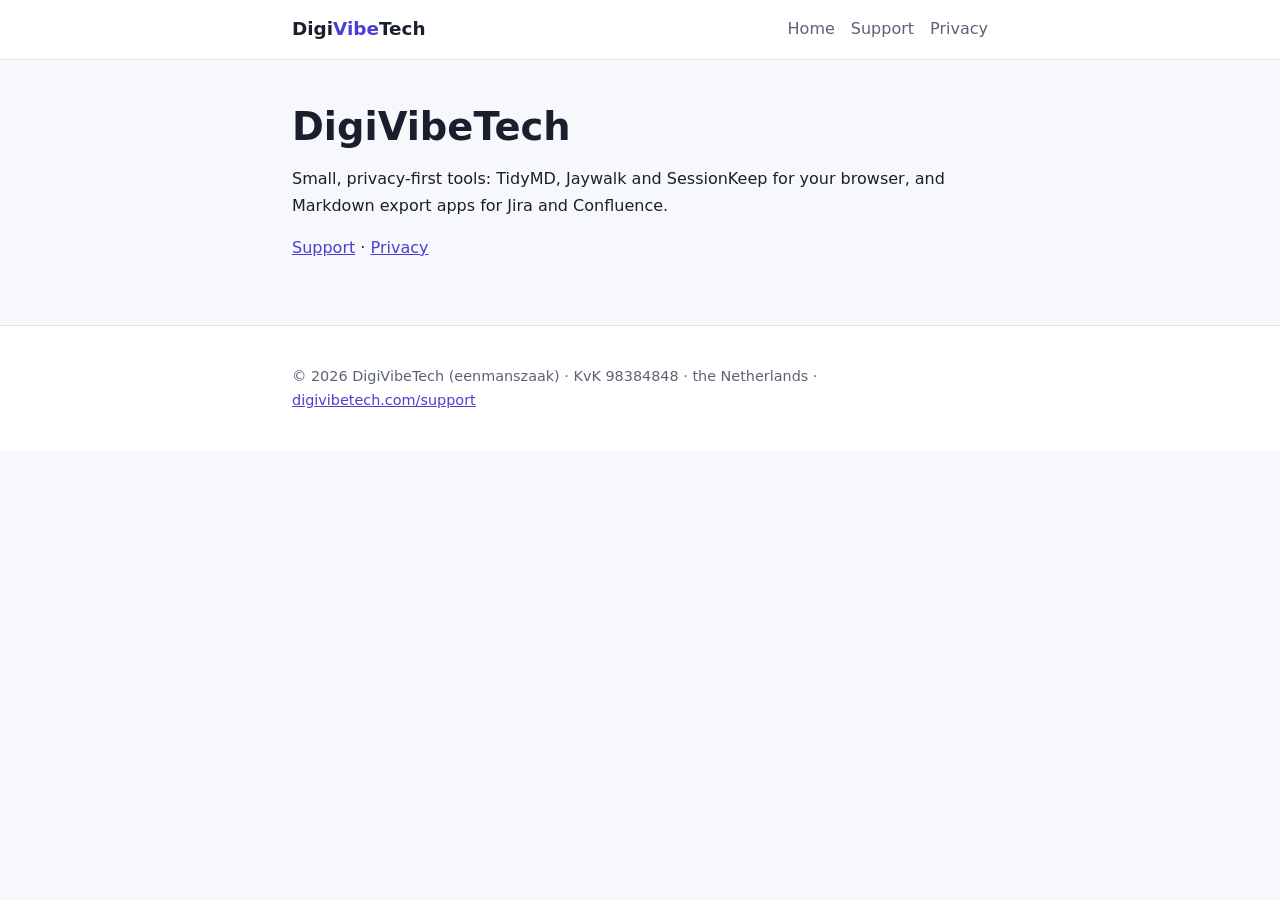
<file: index.html>
<!DOCTYPE html><html lang="en"><head><meta charset="utf-8"><meta name="viewport" content="width=device-width, initial-scale=1">
<title>DigiVibeTech | DigiVibeTech</title><meta name="description" content="DigiVibeTech: privacy-first browser extensions and Atlassian apps."><link rel="icon" href="/assets/favicon.svg" type="image/svg+xml"><link rel="stylesheet" href="/assets/style.css"></head>
<body><header class="site"><div class="wrap"><a class="brand" href="/">Digi<span>Vibe</span>Tech</a><nav aria-label="Main"><ul><li><a href="/">Home</a></li><li><a href="/support/">Support</a></li><li><a href="/privacy/">Privacy</a></li></ul></nav></div></header>
<main id="main"><div class="wrap"><h1>DigiVibeTech</h1><p>Small, privacy-first tools: TidyMD, Jaywalk and SessionKeep for your browser, and Markdown export apps for Jira and Confluence.</p><p><a href="/support/">Support</a> &middot; <a href="/privacy/">Privacy</a></p></div></main><footer class="site"><div class="wrap"><p>&copy; 2026 DigiVibeTech (eenmanszaak) &middot; KvK 98384848 &middot; the Netherlands &middot; <a href="https://digivibetech.com/support/">digivibetech.com/support</a></p></div></footer></body></html>
</file>
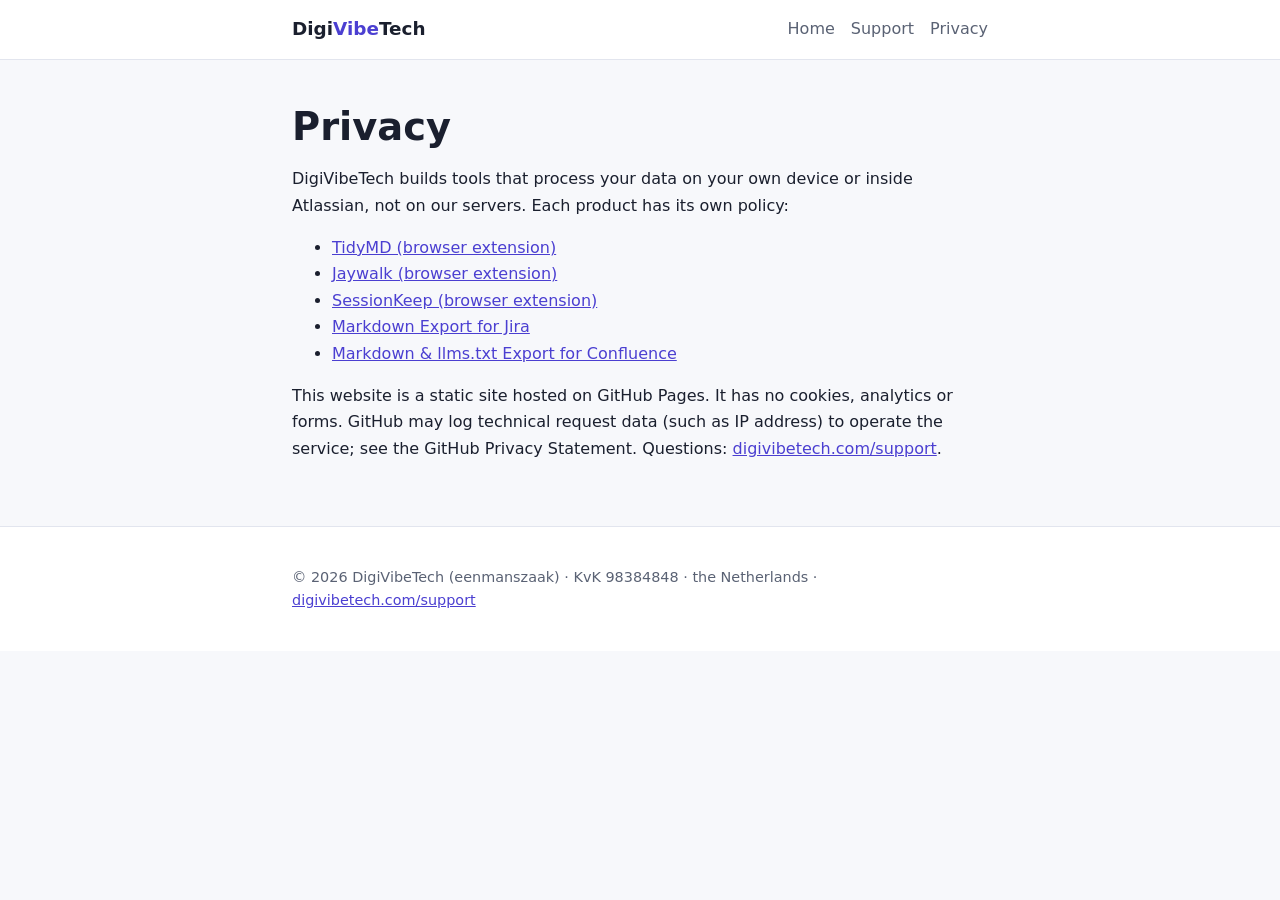
<file: privacy/index.html>
<!DOCTYPE html><html lang="en"><head><meta charset="utf-8"><meta name="viewport" content="width=device-width, initial-scale=1">
<title>Privacy | DigiVibeTech</title><meta name="description" content="DigiVibeTech privacy policies."><link rel="icon" href="/assets/favicon.svg" type="image/svg+xml"><link rel="stylesheet" href="/assets/style.css"></head>
<body><header class="site"><div class="wrap"><a class="brand" href="/">Digi<span>Vibe</span>Tech</a><nav aria-label="Main"><ul><li><a href="/">Home</a></li><li><a href="/support/">Support</a></li><li><a href="/privacy/">Privacy</a></li></ul></nav></div></header>
<main id="main"><div class="wrap"><h1>Privacy</h1><p>DigiVibeTech builds tools that process your data on your own device or inside Atlassian, not on our servers. Each product has its own policy:</p><ul><li><a href="/privacy/tidymd/">TidyMD (browser extension)</a></li><li><a href="/privacy/jaywalk/">Jaywalk (browser extension)</a></li><li><a href="/privacy/sessionkeep/">SessionKeep (browser extension)</a></li><li><a href="/privacy/jira-export/">Markdown Export for Jira</a></li><li><a href="/privacy/confluence-export/">Markdown &amp; llms.txt Export for Confluence</a></li></ul><p>This website is a static site hosted on GitHub Pages. It has no cookies, analytics or forms. GitHub may log technical request data (such as IP address) to operate the service; see the GitHub Privacy Statement. Questions: <a href="https://digivibetech.com/support/">digivibetech.com/support</a>.</p></div></main><footer class="site"><div class="wrap"><p>&copy; 2026 DigiVibeTech (eenmanszaak) &middot; KvK 98384848 &middot; the Netherlands &middot; <a href="https://digivibetech.com/support/">digivibetech.com/support</a></p></div></footer></body></html>
</file>
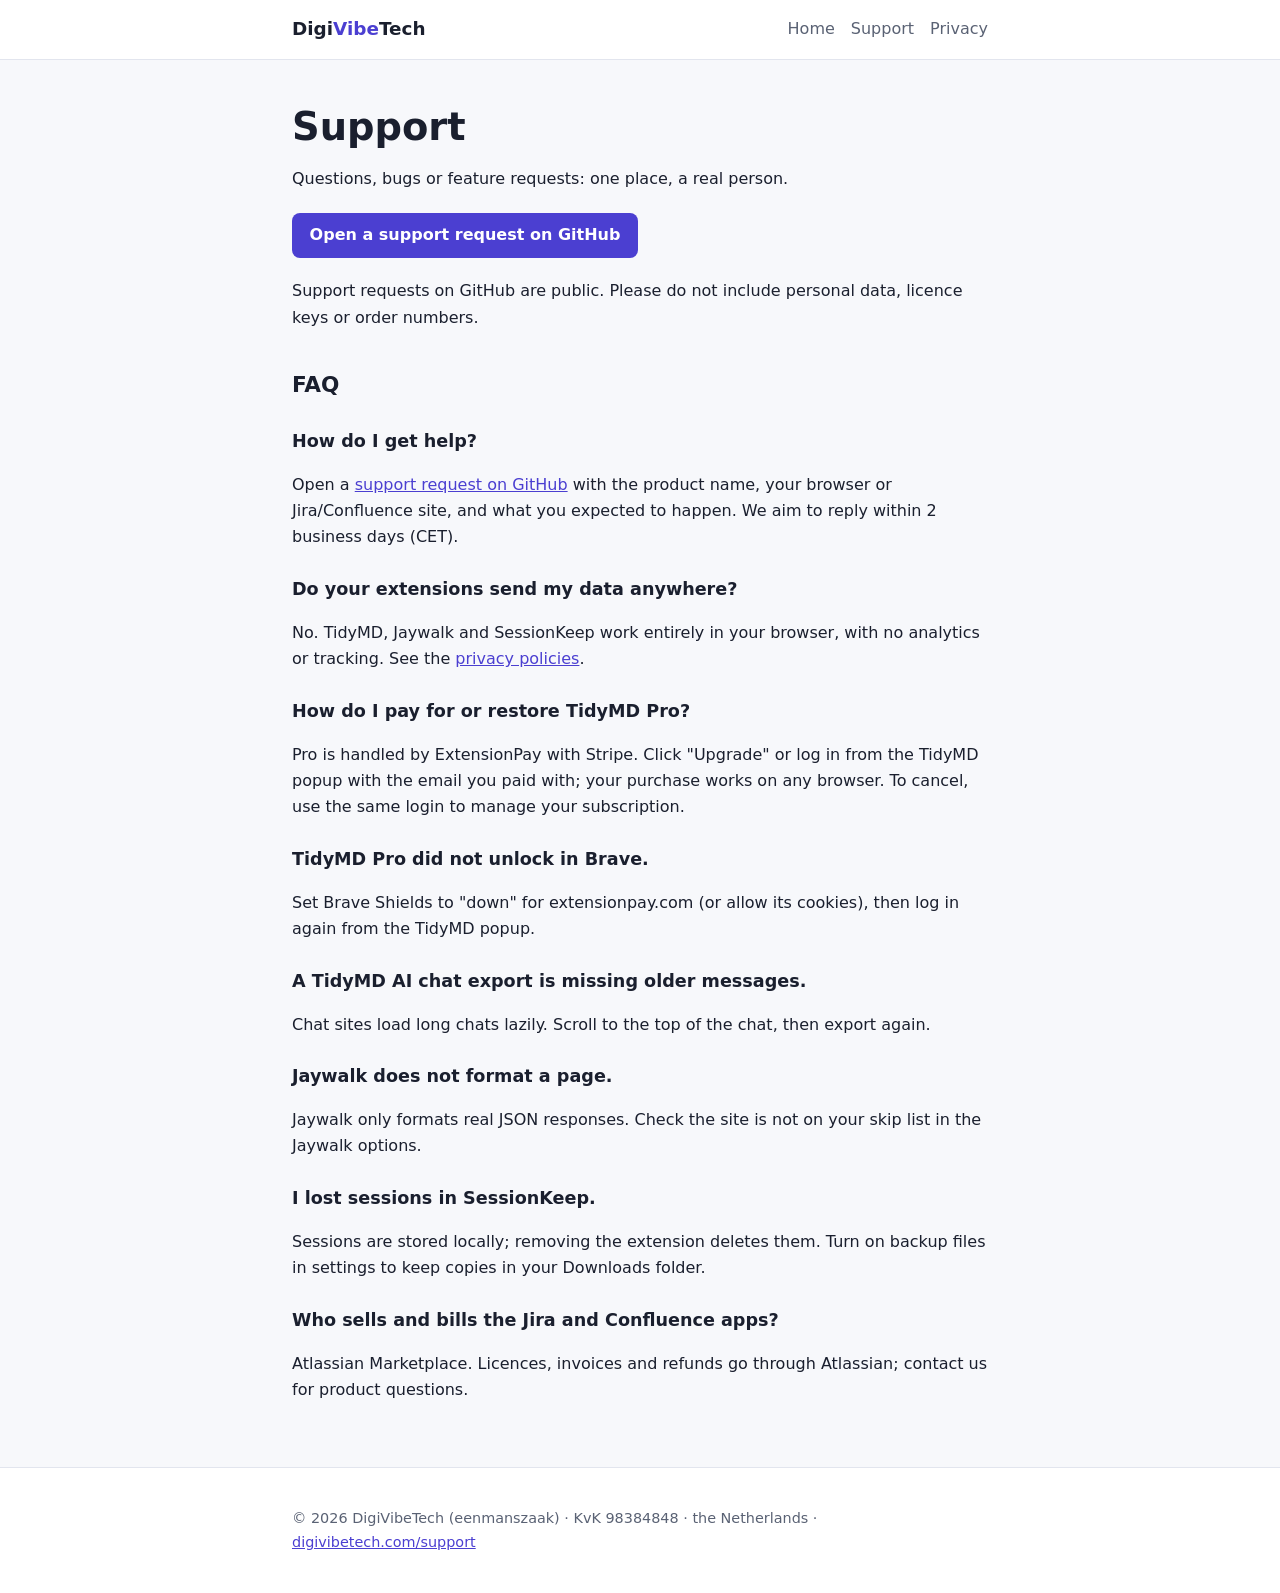
<file: support/index.html>
<!DOCTYPE html><html lang="en"><head><meta charset="utf-8"><meta name="viewport" content="width=device-width, initial-scale=1">
<title>Support | DigiVibeTech</title><meta name="description" content="Support and FAQ for DigiVibeTech products."><link rel="icon" href="/assets/favicon.svg" type="image/svg+xml"><link rel="stylesheet" href="/assets/style.css"></head>
<body><header class="site"><div class="wrap"><a class="brand" href="/">Digi<span>Vibe</span>Tech</a><nav aria-label="Main"><ul><li><a href="/">Home</a></li><li><a href="/support/">Support</a></li><li><a href="/privacy/">Privacy</a></li></ul></nav></div></header>
<main id="main"><div class="wrap"><h1>Support</h1><p>Questions, bugs or feature requests: one place, a real person.</p><p><a class="btn" href="https://github.com/DigiVibeTech/DigiVibeTech.github.io/issues/new">Open a support request on GitHub</a></p><p>Support requests on GitHub are public. Please do not include personal data, licence keys or order numbers.</p><h2>FAQ</h2><h3>How do I get help?</h3><p>Open a <a href="https://github.com/DigiVibeTech/DigiVibeTech.github.io/issues/new">support request on GitHub</a> with the product name, your browser or Jira/Confluence site, and what you expected to happen. We aim to reply within 2 business days (CET).</p><h3>Do your extensions send my data anywhere?</h3><p>No. TidyMD, Jaywalk and SessionKeep work entirely in your browser, with no analytics or tracking. See the <a href="/privacy/">privacy policies</a>.</p><h3>How do I pay for or restore TidyMD Pro?</h3><p>Pro is handled by ExtensionPay with Stripe. Click "Upgrade" or log in from the TidyMD popup with the email you paid with; your purchase works on any browser. To cancel, use the same login to manage your subscription.</p><h3>TidyMD Pro did not unlock in Brave.</h3><p>Set Brave Shields to "down" for extensionpay.com (or allow its cookies), then log in again from the TidyMD popup.</p><h3>A TidyMD AI chat export is missing older messages.</h3><p>Chat sites load long chats lazily. Scroll to the top of the chat, then export again.</p><h3>Jaywalk does not format a page.</h3><p>Jaywalk only formats real JSON responses. Check the site is not on your skip list in the Jaywalk options.</p><h3>I lost sessions in SessionKeep.</h3><p>Sessions are stored locally; removing the extension deletes them. Turn on backup files in settings to keep copies in your Downloads folder.</p><h3>Who sells and bills the Jira and Confluence apps?</h3><p>Atlassian Marketplace. Licences, invoices and refunds go through Atlassian; contact us for product questions.</p></div></main><footer class="site"><div class="wrap"><p>&copy; 2026 DigiVibeTech (eenmanszaak) &middot; KvK 98384848 &middot; the Netherlands &middot; <a href="https://digivibetech.com/support/">digivibetech.com/support</a></p></div></footer></body></html>
</file>
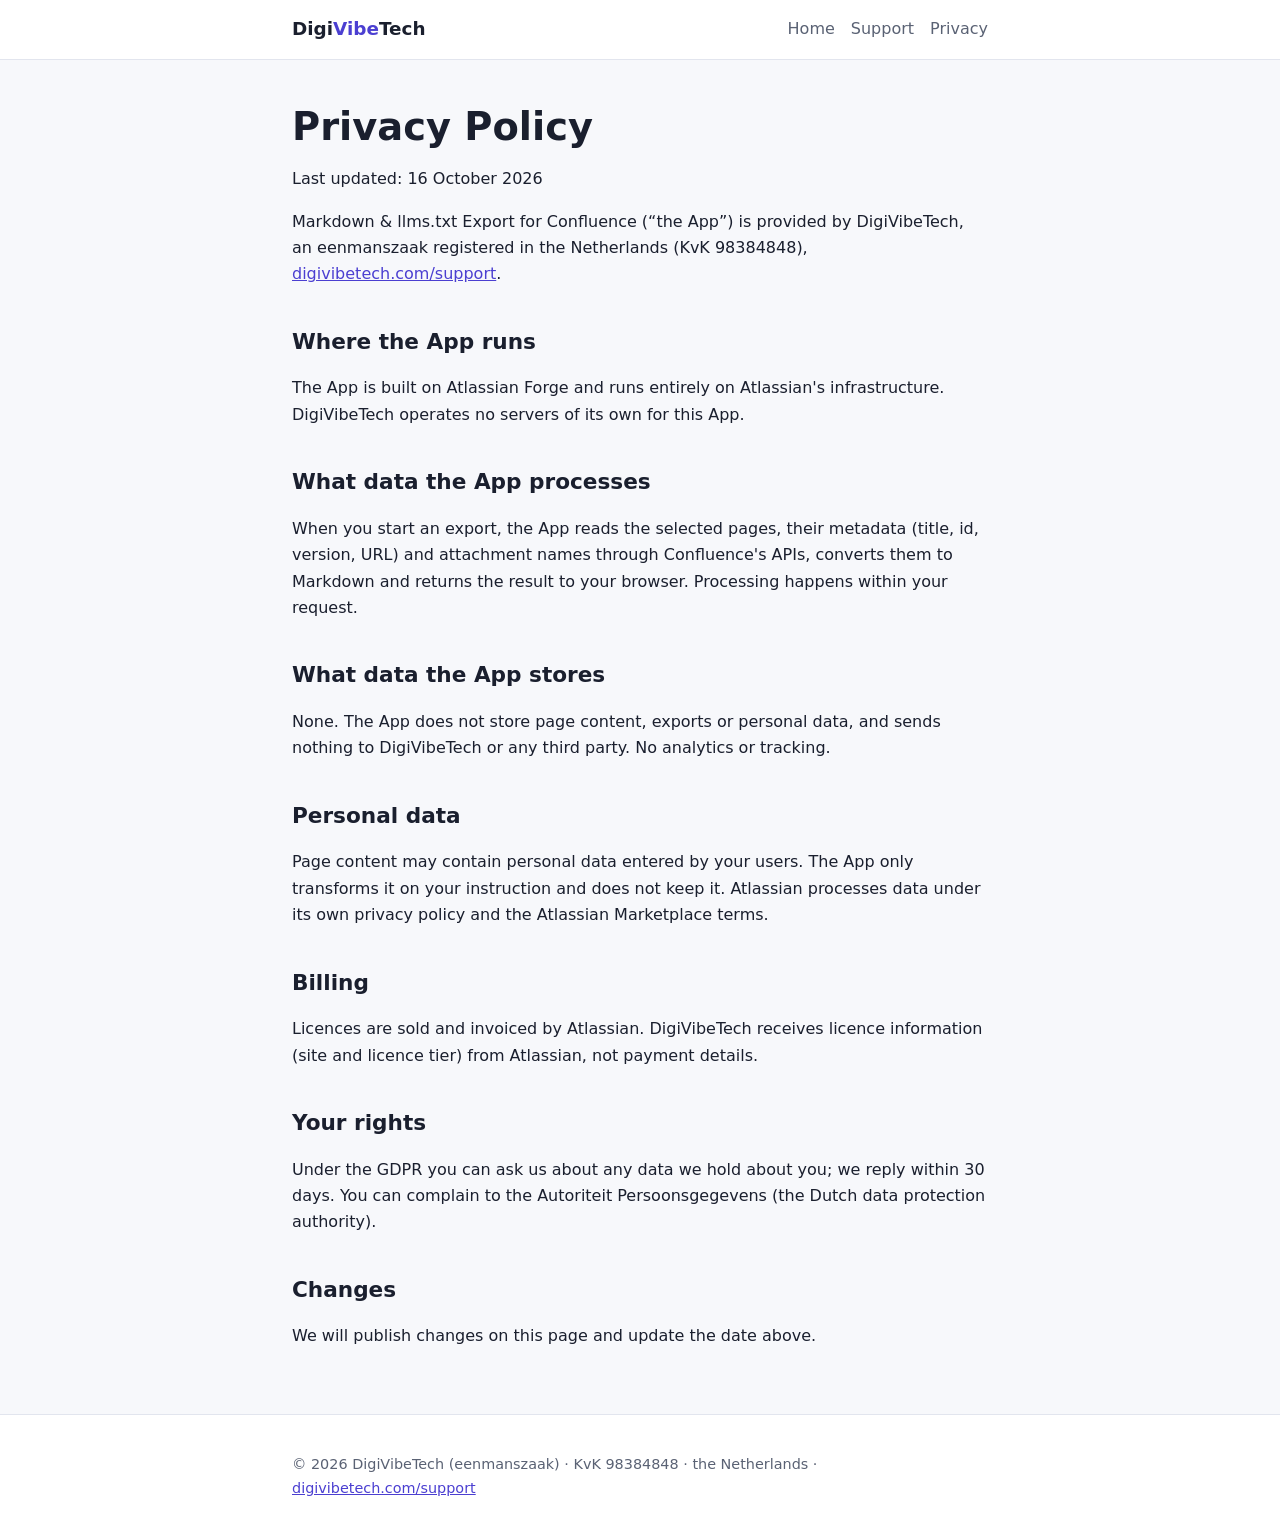
<file: privacy/confluence-export/index.html>
<!DOCTYPE html><html lang="en"><head><meta charset="utf-8"><meta name="viewport" content="width=device-width, initial-scale=1">
<title>Markdown &amp; llms.txt Export for Confluence: privacy policy | DigiVibeTech</title><meta name="description" content="Privacy policy for the Confluence Markdown export app."><link rel="icon" href="/assets/favicon.svg" type="image/svg+xml"><link rel="stylesheet" href="/assets/style.css"></head>
<body><header class="site"><div class="wrap"><a class="brand" href="/">Digi<span>Vibe</span>Tech</a><nav aria-label="Main"><ul><li><a href="/">Home</a></li><li><a href="/support/">Support</a></li><li><a href="/privacy/">Privacy</a></li></ul></nav></div></header>
<main id="main"><div class="wrap"><h1>Privacy Policy</h1><p>Last updated: 16 October 2026</p>
<p>Markdown &amp; llms.txt Export for Confluence (“the App”) is provided by DigiVibeTech, an eenmanszaak registered in the Netherlands (KvK 98384848), <a href="https://digivibetech.com/support/">digivibetech.com/support</a>.</p>
<h2>Where the App runs</h2><p>The App is built on Atlassian Forge and runs entirely on Atlassian's infrastructure. DigiVibeTech operates no servers of its own for this App.</p>
<h2>What data the App processes</h2><p>When you start an export, the App reads the selected pages, their metadata (title, id, version, URL) and attachment names through Confluence's APIs, converts them to Markdown and returns the result to your browser. Processing happens within your request.</p>
<h2>What data the App stores</h2><p>None. The App does not store page content, exports or personal data, and sends nothing to DigiVibeTech or any third party. No analytics or tracking.</p>
<h2>Personal data</h2><p>Page content may contain personal data entered by your users. The App only transforms it on your instruction and does not keep it. Atlassian processes data under its own privacy policy and the Atlassian Marketplace terms.</p>
<h2>Billing</h2><p>Licences are sold and invoiced by Atlassian. DigiVibeTech receives licence information (site and licence tier) from Atlassian, not payment details.</p>
<h2>Your rights</h2><p>Under the GDPR you can ask us about any data we hold about you; we reply within 30 days. You can complain to the Autoriteit Persoonsgegevens (the Dutch data protection authority).</p>
<h2>Changes</h2><p>We will publish changes on this page and update the date above.</p>
</div></main><footer class="site"><div class="wrap"><p>&copy; 2026 DigiVibeTech (eenmanszaak) &middot; KvK 98384848 &middot; the Netherlands &middot; <a href="https://digivibetech.com/support/">digivibetech.com/support</a></p></div></footer></body></html>
</file>
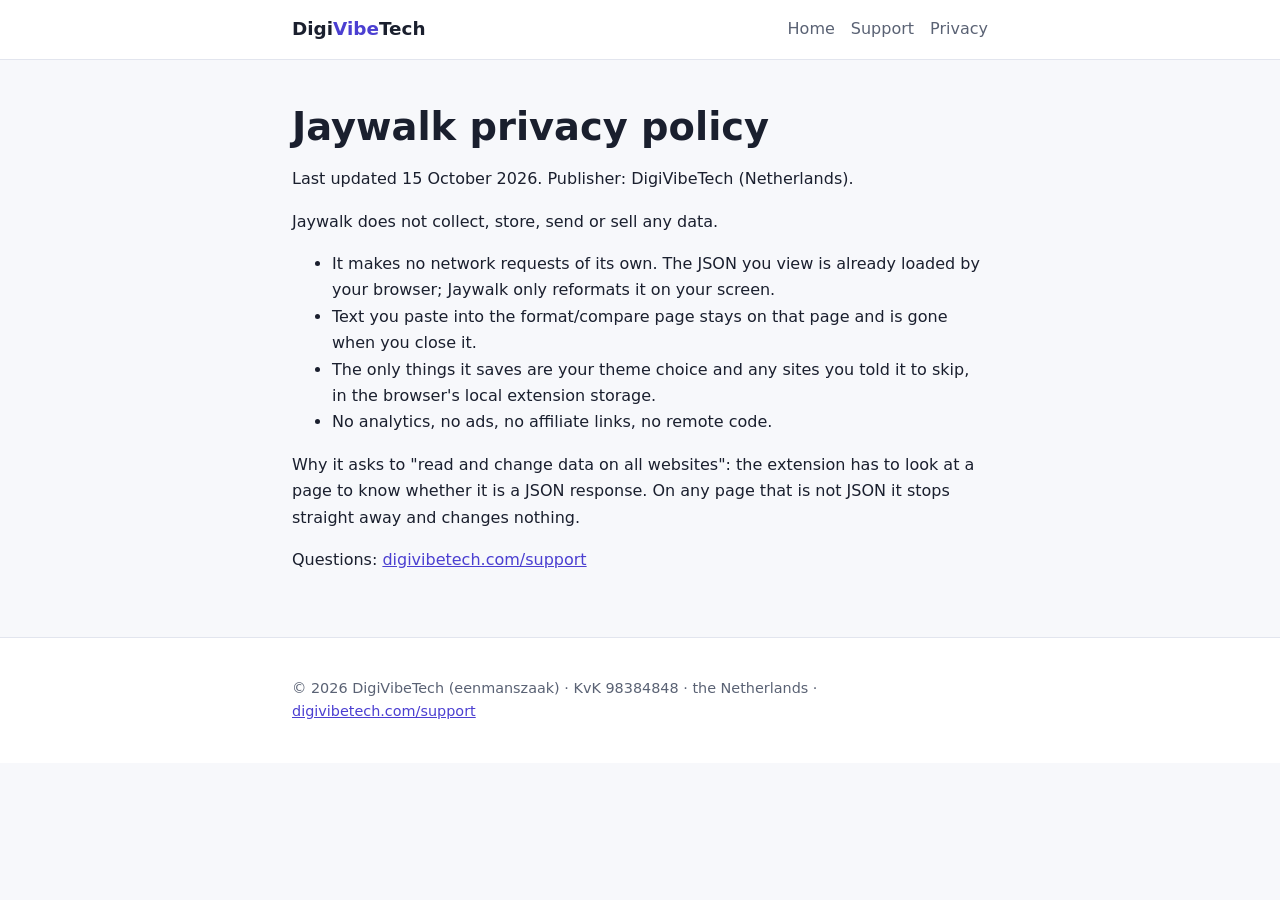
<file: privacy/jaywalk/index.html>
<!DOCTYPE html><html lang="en"><head><meta charset="utf-8"><meta name="viewport" content="width=device-width, initial-scale=1">
<title>Jaywalk privacy policy | DigiVibeTech</title><meta name="description" content="Privacy policy for Jaywalk by DigiVibeTech."><link rel="icon" href="/assets/favicon.svg" type="image/svg+xml"><link rel="stylesheet" href="/assets/style.css"></head>
<body><header class="site"><div class="wrap"><a class="brand" href="/">Digi<span>Vibe</span>Tech</a><nav aria-label="Main"><ul><li><a href="/">Home</a></li><li><a href="/support/">Support</a></li><li><a href="/privacy/">Privacy</a></li></ul></nav></div></header>
<main id="main"><div class="wrap"><h1>Jaywalk privacy policy</h1>
<p>Last updated 15 October 2026. Publisher: DigiVibeTech (Netherlands).</p>
<p>Jaywalk does not collect, store, send or sell any data.</p>
<ul>
<li>It makes no network requests of its own. The JSON you view is already loaded by your browser; Jaywalk only reformats it on your screen.</li>
<li>Text you paste into the format/compare page stays on that page and is gone when you close it.</li>
<li>The only things it saves are your theme choice and any sites you told it to skip, in the browser's local extension storage.</li>
<li>No analytics, no ads, no affiliate links, no remote code.</li>
</ul>
<p>Why it asks to "read and change data on all websites": the extension has to look at a page to know whether it is a JSON response. On any page that is not JSON it stops straight away and changes nothing.</p>
<p>Questions: <a href="https://digivibetech.com/support/">digivibetech.com/support</a></p></div></main><footer class="site"><div class="wrap"><p>&copy; 2026 DigiVibeTech (eenmanszaak) &middot; KvK 98384848 &middot; the Netherlands &middot; <a href="https://digivibetech.com/support/">digivibetech.com/support</a></p></div></footer></body></html>
</file>
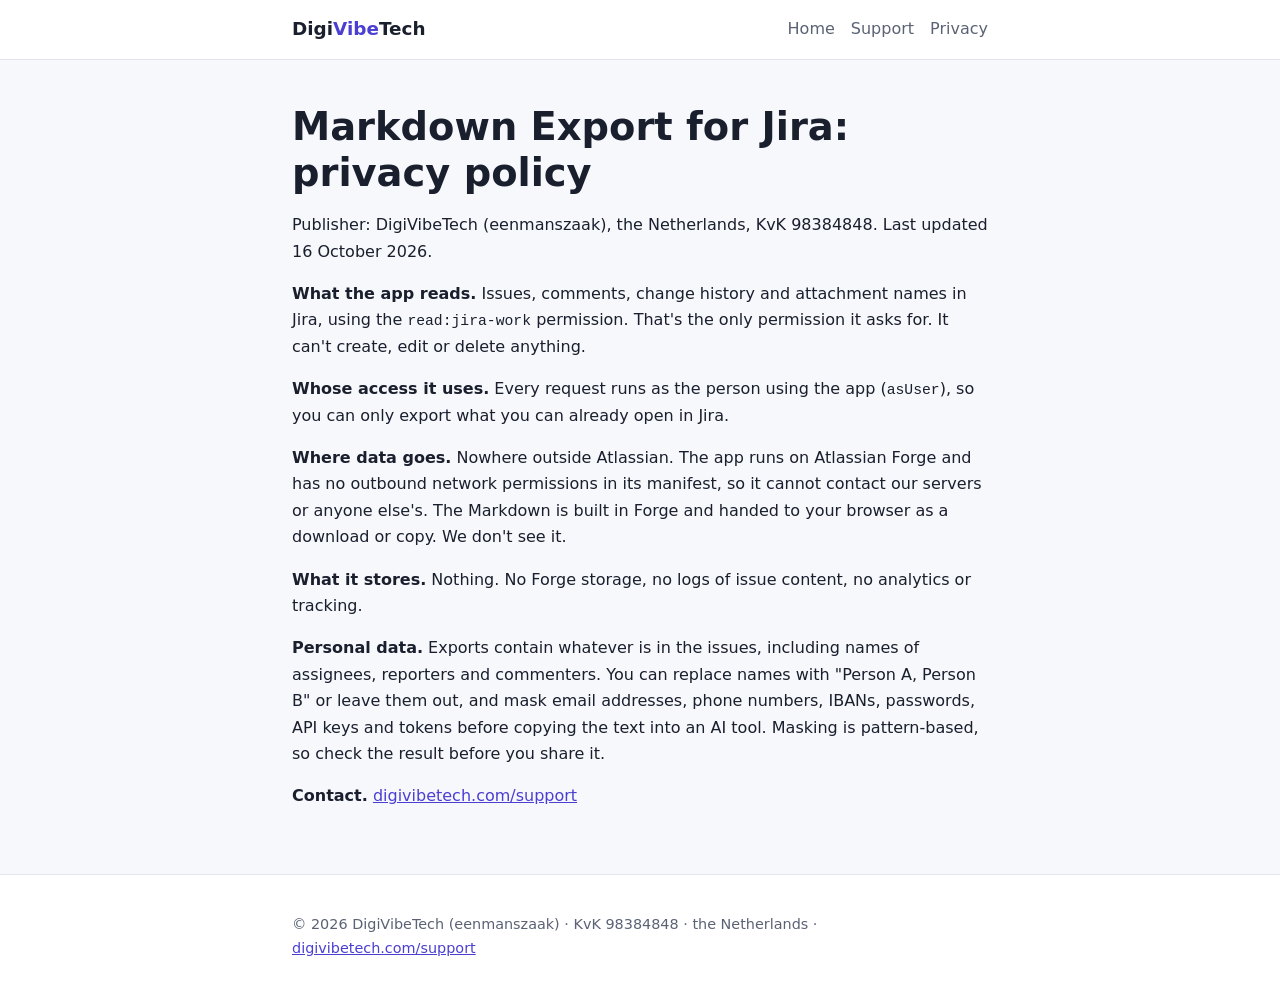
<file: privacy/jira-export/index.html>
<!DOCTYPE html><html lang="en"><head><meta charset="utf-8"><meta name="viewport" content="width=device-width, initial-scale=1">
<title>Markdown Export for Jira: privacy policy | DigiVibeTech</title><meta name="description" content="Privacy policy for the Markdown Export Jira app."><link rel="icon" href="/assets/favicon.svg" type="image/svg+xml"><link rel="stylesheet" href="/assets/style.css"></head>
<body><header class="site"><div class="wrap"><a class="brand" href="/">Digi<span>Vibe</span>Tech</a><nav aria-label="Main"><ul><li><a href="/">Home</a></li><li><a href="/support/">Support</a></li><li><a href="/privacy/">Privacy</a></li></ul></nav></div></header>
<main id="main"><div class="wrap"><h1>Markdown Export for Jira: privacy policy</h1><p>Publisher: DigiVibeTech (eenmanszaak), the Netherlands, KvK 98384848. Last updated 16 October 2026.</p>
<p><strong>What the app reads.</strong> Issues, comments, change history and attachment names in Jira, using the <code>read:jira-work</code> permission. That's the only permission it asks for. It can't create, edit or delete anything.</p>
<p><strong>Whose access it uses.</strong> Every request runs as the person using the app (<code>asUser</code>), so you can only export what you can already open in Jira.</p>
<p><strong>Where data goes.</strong> Nowhere outside Atlassian. The app runs on Atlassian Forge and has no outbound network permissions in its manifest, so it cannot contact our servers or anyone else's. The Markdown is built in Forge and handed to your browser as a download or copy. We don't see it.</p>
<p><strong>What it stores.</strong> Nothing. No Forge storage, no logs of issue content, no analytics or tracking.</p>
<p><strong>Personal data.</strong> Exports contain whatever is in the issues, including names of assignees, reporters and commenters. You can replace names with "Person A, Person B" or leave them out, and mask email addresses, phone numbers, IBANs, passwords, API keys and tokens before copying the text into an AI tool. Masking is pattern-based, so check the result before you share it.</p>
<p><strong>Contact.</strong> <a href="https://digivibetech.com/support/">digivibetech.com/support</a></p></div></main><footer class="site"><div class="wrap"><p>&copy; 2026 DigiVibeTech (eenmanszaak) &middot; KvK 98384848 &middot; the Netherlands &middot; <a href="https://digivibetech.com/support/">digivibetech.com/support</a></p></div></footer></body></html>
</file>
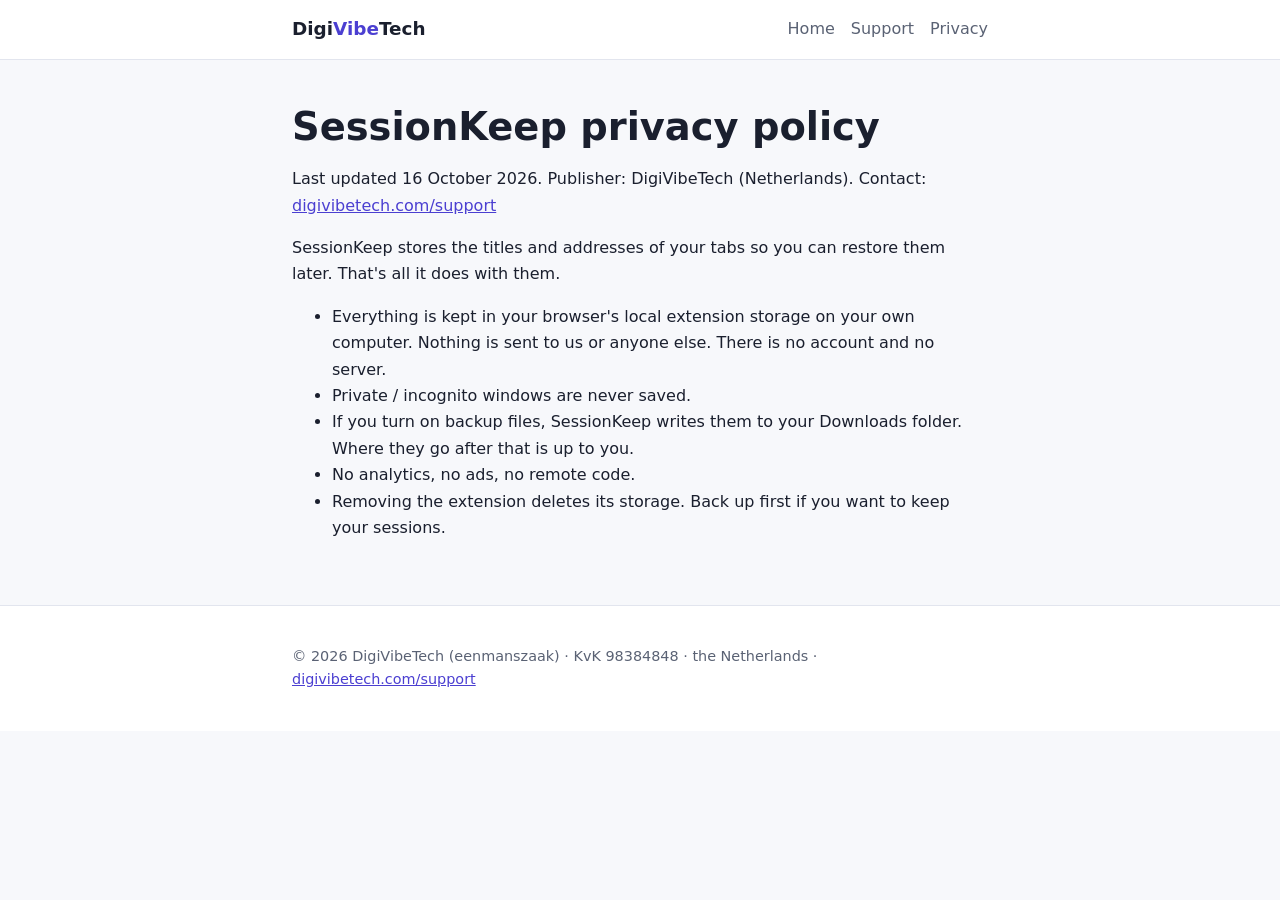
<file: privacy/sessionkeep/index.html>
<!DOCTYPE html><html lang="en"><head><meta charset="utf-8"><meta name="viewport" content="width=device-width, initial-scale=1">
<title>SessionKeep privacy policy | DigiVibeTech</title><meta name="description" content="Privacy policy for SessionKeep by DigiVibeTech."><link rel="icon" href="/assets/favicon.svg" type="image/svg+xml"><link rel="stylesheet" href="/assets/style.css"></head>
<body><header class="site"><div class="wrap"><a class="brand" href="/">Digi<span>Vibe</span>Tech</a><nav aria-label="Main"><ul><li><a href="/">Home</a></li><li><a href="/support/">Support</a></li><li><a href="/privacy/">Privacy</a></li></ul></nav></div></header>
<main id="main"><div class="wrap"><h1>SessionKeep privacy policy</h1>
<p>Last updated 16 October 2026. Publisher: DigiVibeTech (Netherlands). Contact: <a href="https://digivibetech.com/support/">digivibetech.com/support</a></p>
<p>SessionKeep stores the titles and addresses of your tabs so you can restore them later. That's all it does with them.</p>
<ul>
<li>Everything is kept in your browser's local extension storage on your own computer. Nothing is sent to us or anyone else. There is no account and no server.</li>
<li>Private / incognito windows are never saved.</li>
<li>If you turn on backup files, SessionKeep writes them to your Downloads folder. Where they go after that is up to you.</li>
<li>No analytics, no ads, no remote code.</li>
<li>Removing the extension deletes its storage. Back up first if you want to keep your sessions.</li>
</ul></div></main><footer class="site"><div class="wrap"><p>&copy; 2026 DigiVibeTech (eenmanszaak) &middot; KvK 98384848 &middot; the Netherlands &middot; <a href="https://digivibetech.com/support/">digivibetech.com/support</a></p></div></footer></body></html>
</file>
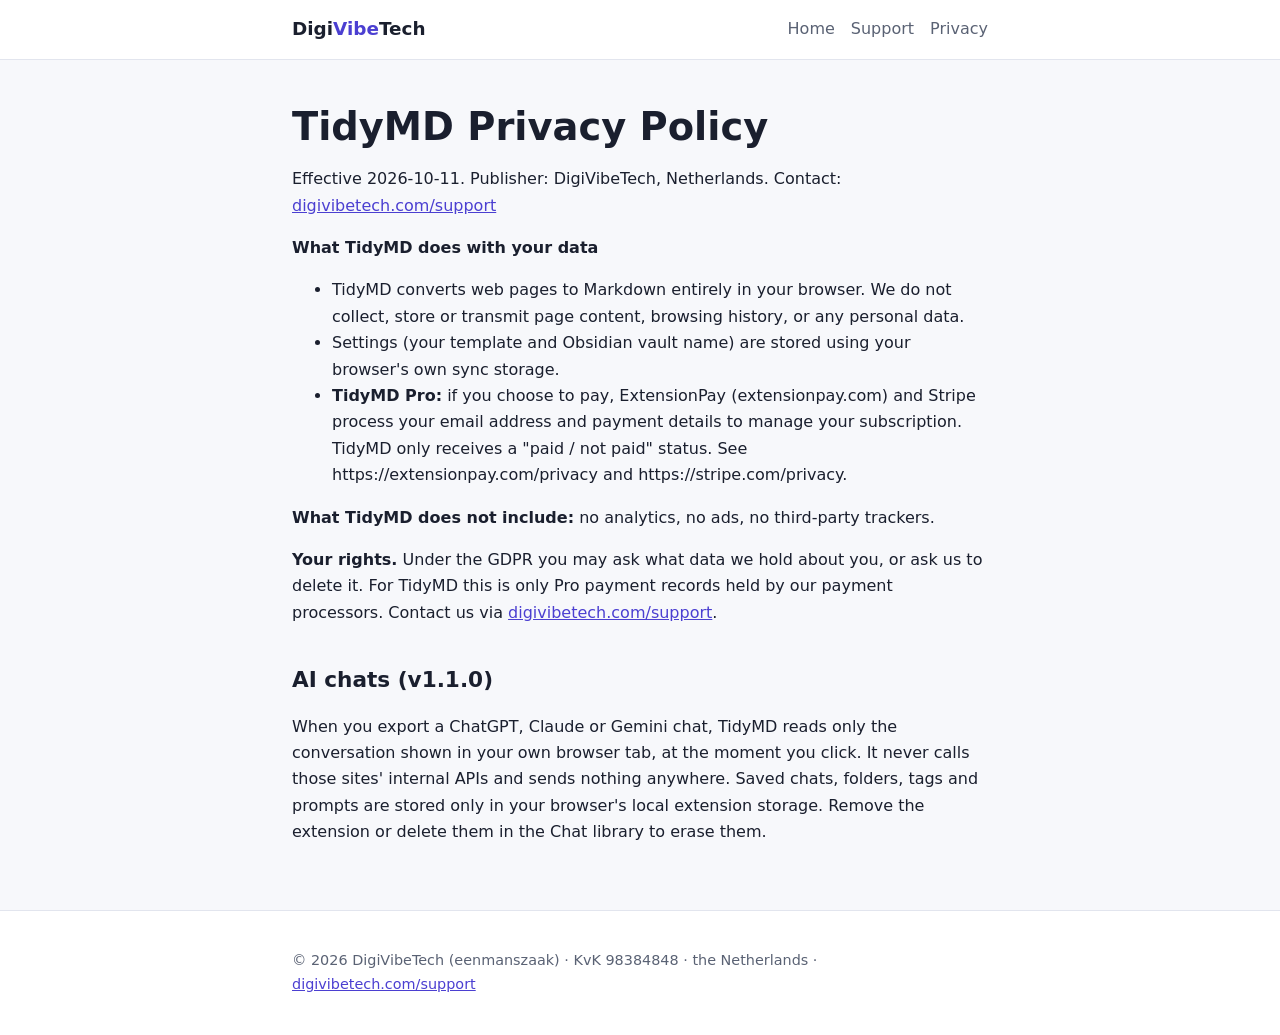
<file: privacy/tidymd/index.html>
<!DOCTYPE html><html lang="en"><head><meta charset="utf-8"><meta name="viewport" content="width=device-width, initial-scale=1">
<title>TidyMD privacy policy | DigiVibeTech</title><meta name="description" content="Privacy policy for TidyMD by DigiVibeTech."><link rel="icon" href="/assets/favicon.svg" type="image/svg+xml"><link rel="stylesheet" href="/assets/style.css"></head>
<body><header class="site"><div class="wrap"><a class="brand" href="/">Digi<span>Vibe</span>Tech</a><nav aria-label="Main"><ul><li><a href="/">Home</a></li><li><a href="/support/">Support</a></li><li><a href="/privacy/">Privacy</a></li></ul></nav></div></header>
<main id="main"><div class="wrap"><h1>TidyMD Privacy Policy</h1>
<p>Effective 2026-10-11. Publisher: DigiVibeTech, Netherlands. Contact: <a href="https://digivibetech.com/support/">digivibetech.com/support</a></p>
<p><strong>What TidyMD does with your data</strong></p>
<ul>
<li>TidyMD converts web pages to Markdown entirely in your browser. We do not collect, store or transmit page content, browsing history, or any personal data.</li>
<li>Settings (your template and Obsidian vault name) are stored using your browser's own sync storage.</li>
<li><strong>TidyMD Pro:</strong> if you choose to pay, ExtensionPay (extensionpay.com) and Stripe process your email address and payment details to manage your subscription. TidyMD only receives a "paid / not paid" status. See https://extensionpay.com/privacy and https://stripe.com/privacy.</li>
</ul>
<p><strong>What TidyMD does not include:</strong> no analytics, no ads, no third-party trackers.</p>
<p><strong>Your rights.</strong> Under the GDPR you may ask what data we hold about you, or ask us to delete it. For TidyMD this is only Pro payment records held by our payment processors. Contact us via <a href="https://digivibetech.com/support/">digivibetech.com/support</a>.</p>
<h2>AI chats (v1.1.0)</h2>
<p>When you export a ChatGPT, Claude or Gemini chat, TidyMD reads only the conversation shown in your own browser tab, at the moment you click. It never calls those sites' internal APIs and sends nothing anywhere. Saved chats, folders, tags and prompts are stored only in your browser's local extension storage. Remove the extension or delete them in the Chat library to erase them.</p></div></main><footer class="site"><div class="wrap"><p>&copy; 2026 DigiVibeTech (eenmanszaak) &middot; KvK 98384848 &middot; the Netherlands &middot; <a href="https://digivibetech.com/support/">digivibetech.com/support</a></p></div></footer></body></html>
</file>
<file: assets/style.css>
:root{--bg:#f7f8fb;--surface:#fff;--text:#1a1f2e;--muted:#5a6274;--brand:#4b3fd1;--brand-dark:#372ca8;--border:#e2e5ee;--radius:12px;--max:46rem}
@media (prefers-color-scheme:dark){:root{--bg:#10131c;--surface:#181c28;--text:#e8ebf3;--muted:#a3abbd;--brand:#8f86ff;--brand-dark:#b3adff;--border:#2a3042}}
*{box-sizing:border-box}
html{-webkit-text-size-adjust:100%}
body{margin:0;font:1rem/1.65 system-ui,-apple-system,"Segoe UI",Roboto,"Helvetica Neue",Arial,sans-serif;background:var(--bg);color:var(--text)}
a{color:var(--brand)}a:hover{color:var(--brand-dark)}
a:focus-visible,.btn:focus-visible{outline:3px solid var(--brand);outline-offset:2px}
.skip{position:absolute;left:-999px;top:0;background:var(--surface);padding:.5rem 1rem}.skip:focus{left:1rem;top:1rem;z-index:10}
.wrap{max-width:var(--max);margin:0 auto;padding:0 1.25rem}
header.site{background:var(--surface);border-bottom:1px solid var(--border)}
header.site .wrap{display:flex;flex-wrap:wrap;align-items:center;justify-content:space-between;gap:.75rem;padding-top:.9rem;padding-bottom:.9rem}
.brand{font-weight:700;font-size:1.15rem;text-decoration:none;color:var(--text)}.brand span{color:var(--brand)}
nav ul{list-style:none;margin:0;padding:0;display:flex;flex-wrap:wrap;gap:1rem}
nav a{text-decoration:none;color:var(--muted)}nav a[aria-current=page],nav a:hover{color:var(--brand)}
main{padding:2.5rem 0 3rem}
.eyebrow{text-transform:uppercase;letter-spacing:.08em;font-size:.8rem;font-weight:600;color:var(--brand);margin:0}
h1{font-size:clamp(1.8rem,4vw,2.4rem);line-height:1.2;margin:.25rem 0 .75rem}
h2{font-size:1.35rem;margin:2.25rem 0 .5rem;scroll-margin-top:1rem}h3{font-size:1.1rem;margin:1.5rem 0 .4rem}
.lead{font-size:1.15rem;color:var(--muted)}
.card{background:var(--surface);border:1px solid var(--border);border-radius:var(--radius);padding:1.25rem 1.5rem;margin:1.25rem 0}
.cards{display:grid;gap:1rem;grid-template-columns:repeat(auto-fit,minmax(13rem,1fr))}.cards .card{margin:0}
.cards h2{font-size:1.1rem;margin-top:0}
.btn{display:inline-block;padding:.6rem 1.1rem;border-radius:8px;background:var(--brand);color:#fff;text-decoration:none;font-weight:600;margin:.25rem .5rem .25rem 0}
.btn:hover{background:var(--brand-dark);color:#fff}.btn.secondary{background:transparent;color:var(--brand);border:1px solid var(--brand)}
dl.facts{display:grid;grid-template-columns:max-content 1fr;gap:.35rem 1rem;margin:0}dl.facts dt{font-weight:600}dl.facts dd{margin:0}
pre{background:var(--surface);border:1px solid var(--border);border-radius:8px;padding:1rem;overflow-x:auto}code{font-family:ui-monospace,SFMono-Regular,Menlo,Consolas,monospace;font-size:.92em}
.toc{columns:2;padding-left:1.2rem}
.muted{color:var(--muted)}
details{border-bottom:1px solid var(--border);padding:.6rem 0}summary{cursor:pointer;font-weight:600}
footer.site{border-top:1px solid var(--border);background:var(--surface);padding:1.5rem 0;font-size:.9rem;color:var(--muted)}
footer.site ul{list-style:none;padding:0;margin:0 0 .5rem;display:flex;flex-wrap:wrap;gap:1rem}
@media (max-width:30rem){.toc{columns:1}dl.facts{grid-template-columns:1fr}dl.facts dd{margin-bottom:.4rem}}
</file>
